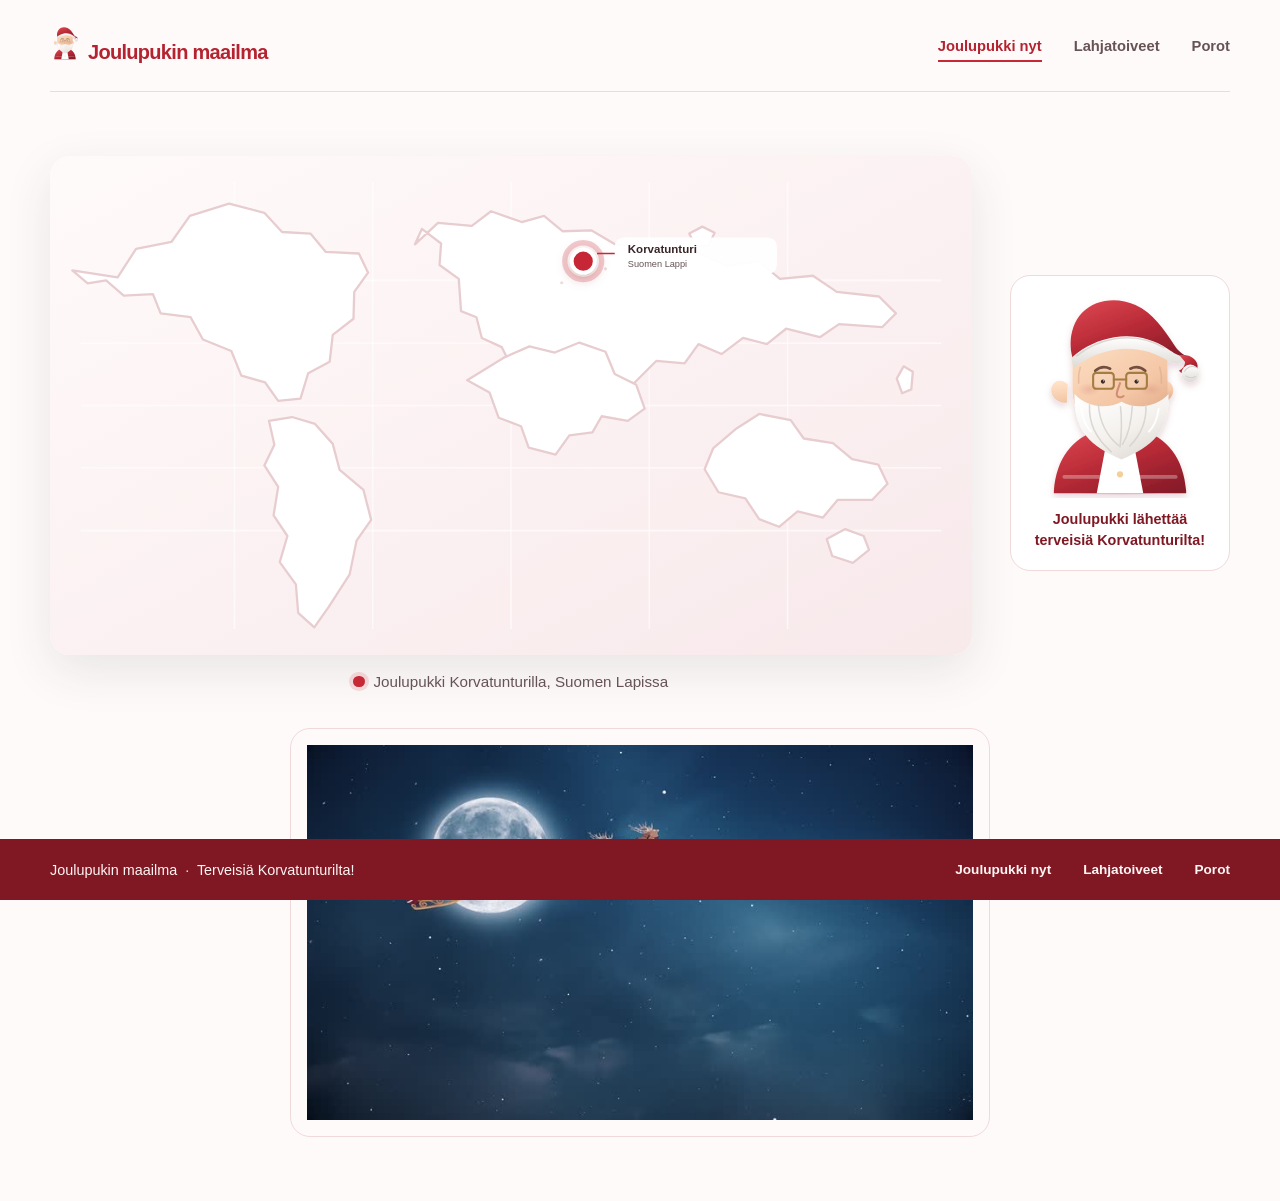
<file: index.html>
<!doctype html>
<html lang="fi">
  <head>
    <meta charset="utf-8">
    <meta name="viewport" content="width=device-width, initial-scale=1">
    <meta name="theme-color" content="#b4232f">
    <meta name="description" content="Katso maailmankartalta, missä päin maailmaa Joulupukki on juuri nyt.">
    <title>Missä Joulupukki on nyt? — Joulupukin maailma</title>
    <link rel="stylesheet" href="styles.css">
  </head>
  <body>
    <a class="skip-link" href="#sisalto">Siirry sisältöön</a>
    <header class="site-header">
      <a class="site-brand" href="index.html">
        <img class="site-logo" src="images/joulupukki-logo.svg" alt="Joulupukin maailma">Joulupukin maailma</a>
      <nav class="site-nav" aria-label="Päänavigaatio">
        <a href="index.html" aria-current="page">Joulupukki nyt</a>
        <a href="lahjatoiveet.html">Lahjatoiveet</a>
        <a href="porot.html">Porot</a>
      </nav>
    </header>

    <main id="sisalto" class="map-main" aria-label="Maailmankartta ja Joulupukki">
      <div class="map-layout">
        <figure class="world-map">
          <img src="images/maailmankartta.svg" alt="Maailmankartta, jossa punainen merkki osoittaa Joulupukin sijainnin Korvatunturilla Suomen Lapissa.">
          <figcaption><span class="map-key" aria-hidden="true"></span> Joulupukki Korvatunturilla, Suomen Lapissa</figcaption>
        </figure>
        <figure class="santa-portrait">
          <img src="images/joulupukki.svg" alt="Hymyilevä Joulupukki punaisessa lakissa ja takissa, valkoisen parran kehystämänä.">
          <figcaption>Joulupukki lähettää terveisiä Korvatunturilta!</figcaption>
        </figure>
        <figure class="joulupukki-taivaalla">
          <img src="images/joulupukki.jpg" alt="Joulupukki lentää taivaalla porojen vetämässä reessä.">
        </figure>
      </div>
    </main>

    <footer class="site-footer">
      <p>Joulupukin maailma <span aria-hidden="true">·</span> Terveisiä Korvatunturilta!</p>
      <nav aria-label="Alatunnisteen navigaatio">
        <a href="index.html">Joulupukki nyt</a>
        <a href="lahjatoiveet.html">Lahjatoiveet</a>
        <a href="porot.html">Porot</a>
      </nav>
    </footer>
  </body>
</html>
</file>
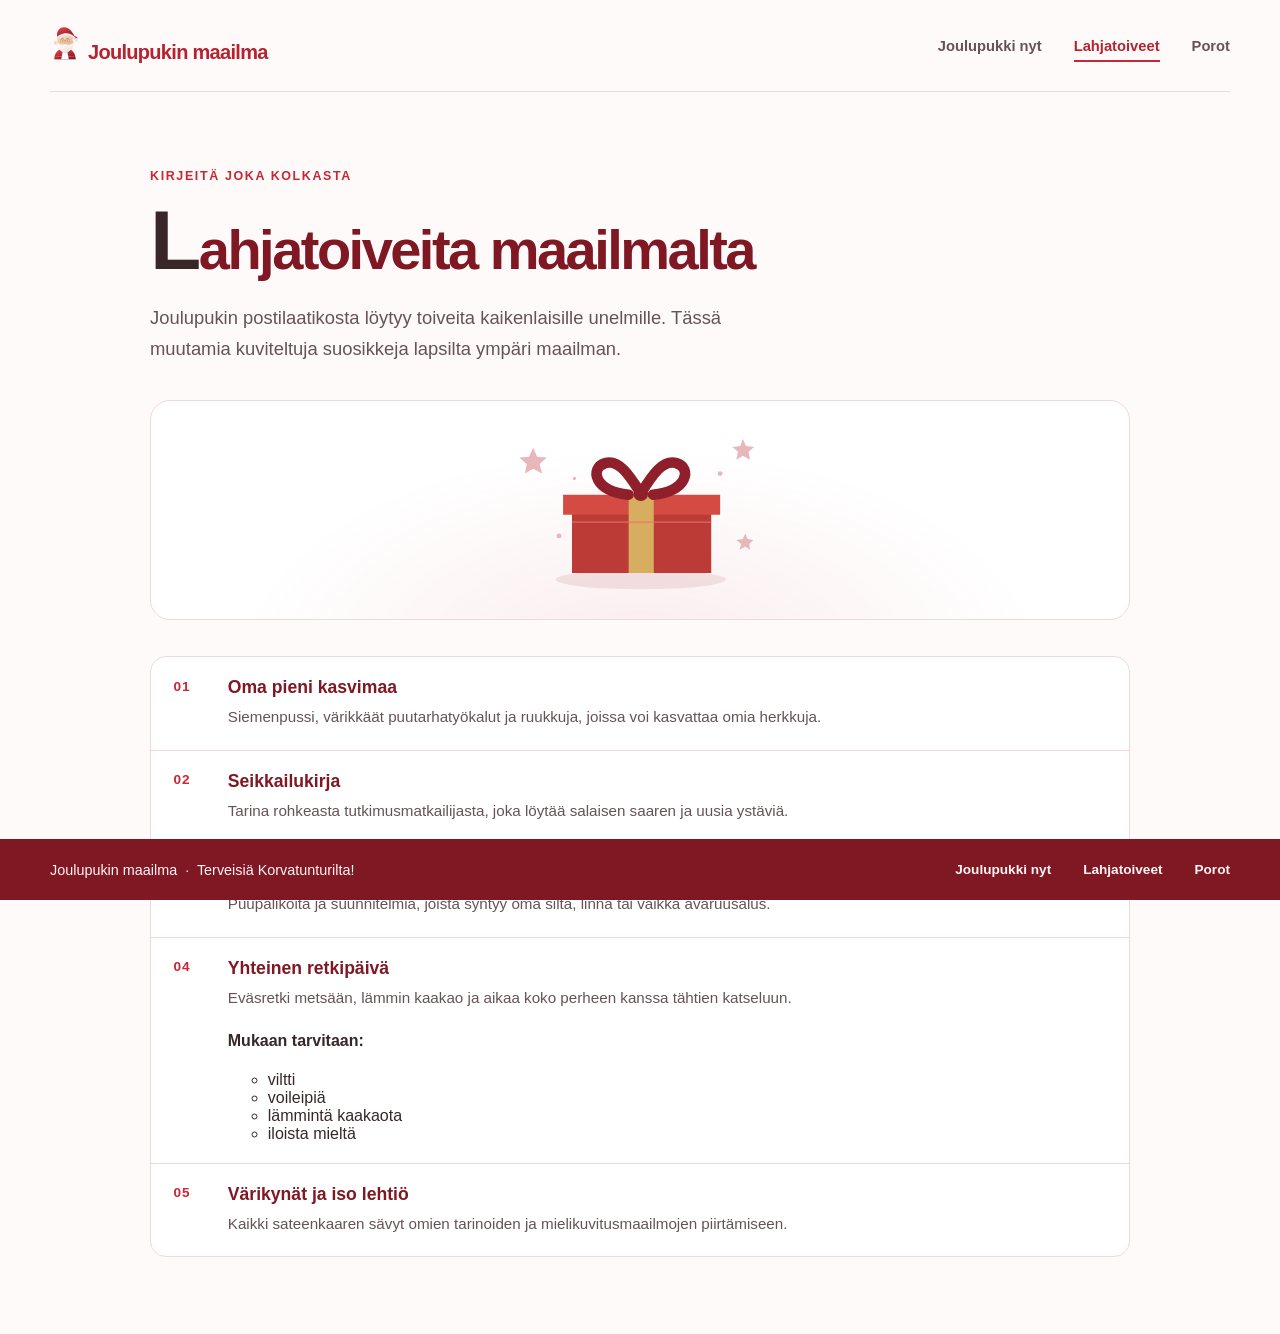
<file: lahjatoiveet.html>
<!doctype html>
<html lang="fi">
  <head>
    <meta charset="utf-8">
    <meta name="viewport" content="width=device-width, initial-scale=1">
    <meta name="theme-color" content="#b4232f">
    <meta name="description" content="Tutustu lasten lahjatoiveisiin ympäri maailman.">
    <title>Lahjatoiveita maailmalta — Joulupukin maailma</title>
    <link rel="stylesheet" href="styles.css">
  </head>
  <body>
    <a class="skip-link" href="#sisalto">Siirry sisältöön</a>
    <header class="site-header">
      <a class="site-brand" href="index.html"><img class="site-logo" src="images/joulupukki-logo.svg" alt="Joulupukin maailma">Joulupukin maailma</a>
      <nav class="site-nav" aria-label="Päänavigaatio">
        <a href="index.html">Joulupukki nyt</a>
        <a href="lahjatoiveet.html" aria-current="page">Lahjatoiveet</a>
        <a href="porot.html">Porot</a>
      </nav>
    </header>

    <main id="sisalto" class="page-content">
      <section class="intro">
        <p class="eyebrow">Kirjeitä joka kolkasta</p>
        <h1><span>L</span>ahjatoiveita maailmalta</h1>
        <p>Joulupukin postilaatikosta löytyy toiveita kaikenlaisille unelmille. Tässä muutamia kuviteltuja suosikkeja lapsilta ympäri maailman.</p>
      </section>

      <figure class="feature-image">
        <img src="images/lahjapaketti.svg" alt="Punainen lahjapaketti vihreällä rusetilla tähtien ympäröimänä.">
      </figure>

      <ol class="wishes" aria-label="Lahjatoiveet">
        <li class="wish-card">
          <div>
            <h2>Oma pieni kasvimaa</h2>
            <p>Siemenpussi, värikkäät puutarhatyökalut ja ruukkuja, joissa voi kasvattaa omia herkkuja.</p>
          </div>
        </li>
        <li class="wish-card">
          <div>
            <h2>Seikkailukirja</h2>
            <p>Tarina rohkeasta tutkimusmatkailijasta, joka löytää salaisen saaren ja uusia ystäviä.</p>
          </div>
        </li>
        <li class="wish-card">
          <div>
            <h2>Rakentelupakkaus</h2>
            <p>Puupalikoita ja suunnitelmia, joista syntyy oma silta, linna tai vaikka avaruusalus.</p>
          </div>
        </li>
        <li class="wish-card">
          <div>
            <h2>Yhteinen retkipäivä</h2>
            <p>Eväsretki metsään, lämmin kaakao ja aikaa koko perheen kanssa tähtien katseluun.</p>
           <h4>Mukaan tarvitaan:</h4>
            <ul>
              <li>viltti</li>
              <li>voileipiä</li>
              <li>lämmintä kaakaota</li>
              <li>iloista mieltä</li>
            </ul>
          </div>
        </li>
        <li class="wish-card">
          <div>
            <h2>Värikynät ja iso lehtiö</h2>
            <p>Kaikki sateenkaaren sävyt omien tarinoiden ja mielikuvitusmaailmojen piirtämiseen.</p>
          </div>
        </li>
      </ol>
    </main>

    <footer class="site-footer">
      <p>Joulupukin maailma <span aria-hidden="true">·</span> Terveisiä Korvatunturilta!</p>
      <nav aria-label="Alatunnisteen navigaatio">
        <a href="index.html">Joulupukki nyt</a>
        <a href="lahjatoiveet.html">Lahjatoiveet</a>
        <a href="porot.html">Porot</a>
      </nav>
    </footer>
  </body>
</html>
</file>
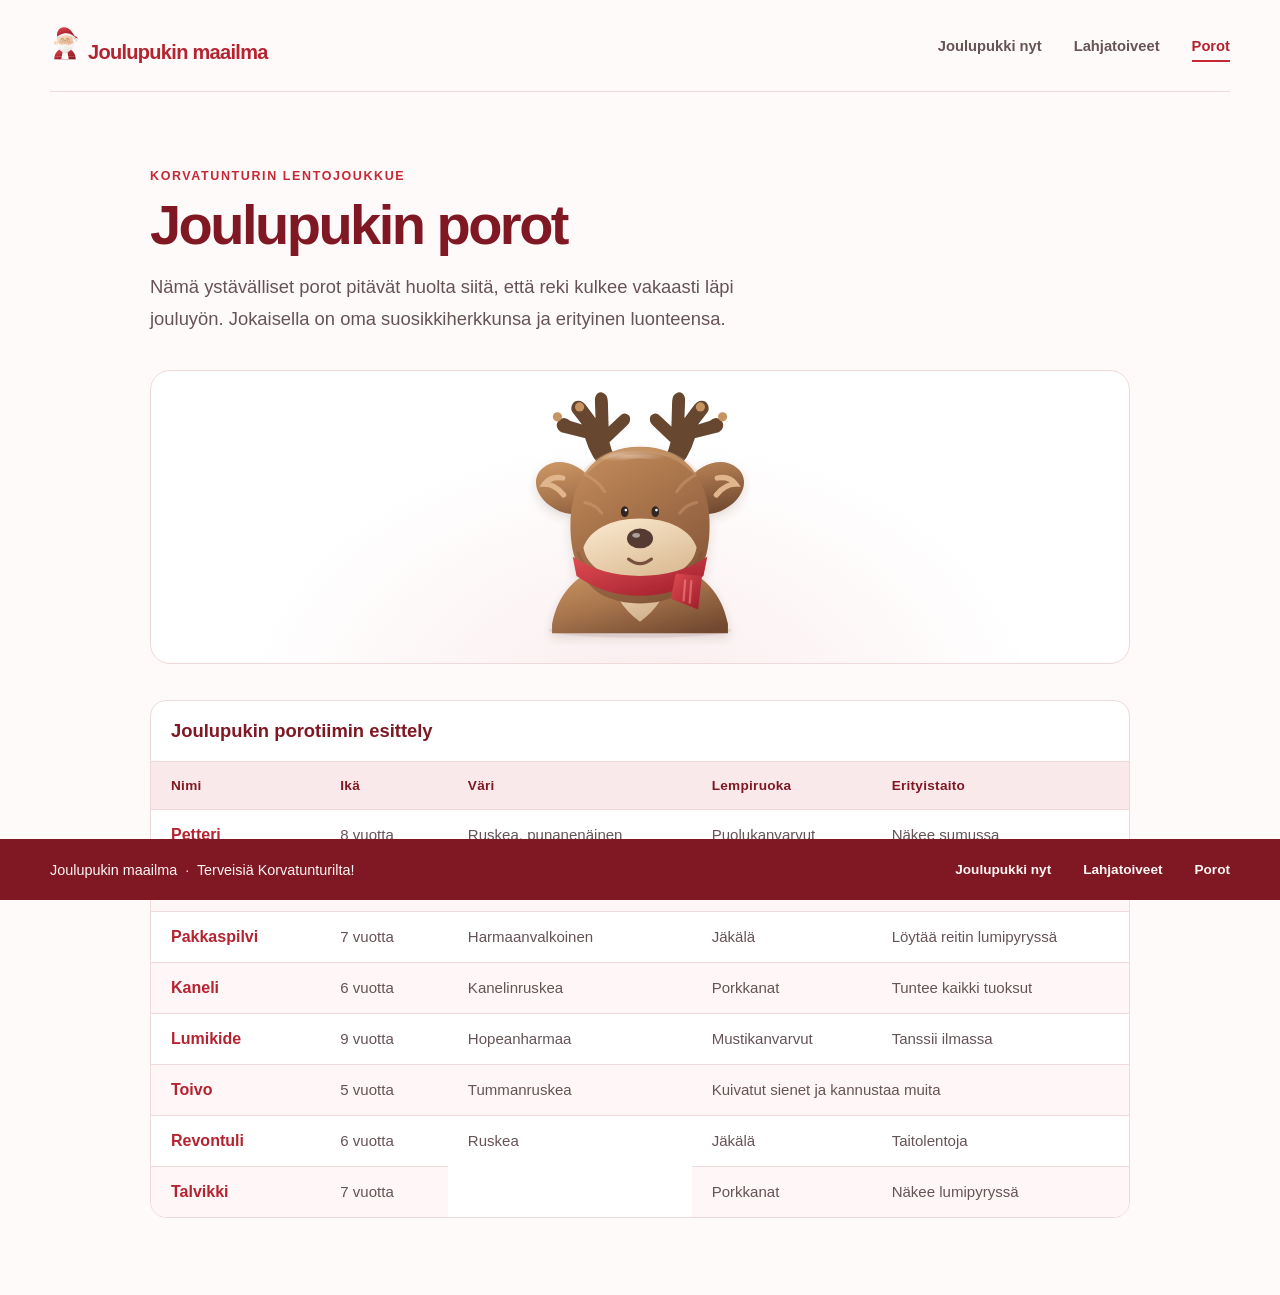
<file: porot.html>
<!doctype html>
<html lang="fi">
  <head>
    <meta charset="utf-8">
    <meta name="viewport" content="width=device-width, initial-scale=1">
    <meta name="theme-color" content="#b4232f">
    <meta name="description" content="Tapaa Joulupukin porot ja tutustu niiden lempiruokiin ja muihin tietoihin.">
    <title>Joulupukin porot — Joulupukin maailma</title>
    <link rel="stylesheet" href="styles.css">
  </head>
  <body>
    <a class="skip-link" href="#sisalto">Siirry sisältöön</a>
    <header class="site-header">
      <a class="site-brand" href="index.html"><img class="site-logo" src="images/joulupukki-logo.svg" alt="Joulupukin maailma">Joulupukin maailma</a>
      <nav class="site-nav" aria-label="Päänavigaatio">
        <a href="index.html">Joulupukki nyt</a>
        <a href="lahjatoiveet.html">Lahjatoiveet</a>
        <a href="porot.html" aria-current="page">Porot</a>
      </nav>
    </header>

    <main id="sisalto" class="page-content">
      <section class="intro">
        <p class="eyebrow">Korvatunturin lentojoukkue</p>
        <h1>Joulupukin porot</h1>
        <p>Nämä ystävälliset porot pitävät huolta siitä, että reki kulkee vakaasti läpi jouluyön. Jokaisella on oma suosikkiherkkunsa ja erityinen luonteensa.</p>
      </section>

      <figure class="feature-image reindeer-image">
        <img src="images/poro.svg" alt="Hymyilevä ruskea poro, jolla on suuret sarvet ja punainen kaulahuivi.">
      </figure>

      <div class="table-wrap">
        <table>
          <caption>Joulupukin porotiimin esittely</caption>
          <thead>
            <tr>
              <th scope="col">Nimi</th>
              <th scope="col">Ikä</th>
              <th scope="col">Väri</th>
              <th scope="col">Lempiruoka</th>
              <th scope="col">Erityistaito</th>
            </tr>
          </thead>
          <tbody>
            <tr>
              <th scope="row">Petteri</th>
              <td>8 vuotta</td>
              <td>Ruskea, punanenäinen</td>
              <td>Puolukanvarvut</td>
              <td>Näkee sumussa</td>
            </tr>
            <tr>
              <th scope="row">Tähdenlento</th>
              <td>10 vuotta</td>
              <td>Vaaleanruskea</td>
              <td>Omenalohkot</td>
              <td>Lentää tasaisesti</td>
            </tr>
            <tr>
              <th scope="row">Pakkaspilvi</th>
              <td>7 vuotta</td>
              <td>Harmaanvalkoinen</td>
              <td>Jäkälä</td>
              <td>Löytää reitin lumipyryssä</td>
            </tr>
            <tr>
              <th scope="row">Kaneli</th>
              <td>6 vuotta</td>
              <td>Kanelinruskea</td>
              <td>Porkkanat</td>
              <td>Tuntee kaikki tuoksut</td>
            </tr>
            <tr>
              <th scope="row">Lumikide</th>
              <td>9 vuotta</td>
              <td>Hopeanharmaa</td>
              <td>Mustikanvarvut</td>
              <td>Tanssii ilmassa</td>
            </tr>
            <tr>
              <th scope="row">Toivo</th>
              <td>5 vuotta</td>
              <td>Tummanruskea</td>
              <td colspan="2">Kuivatut sienet ja kannustaa muita</td>
            </tr>
            <tr>
              <th scope="row">Revontuli</th>
              <td>6 vuotta</td>
              <td rowspan="2">Ruskea</td>
              <td>Jäkälä</td>
              <td>Taitolentoja</td>
            </tr>
            <tr>
              <th scope="row">Talvikki</th>
              <td>7 vuotta</td>
              <td>Porkkanat</td>
              <td>Näkee lumipyryssä</td>
            </tr>
          </tbody>
        </table>
      </div>
    </main>

    <footer class="site-footer">
      <p>Joulupukin maailma <span aria-hidden="true">·</span> Terveisiä Korvatunturilta!</p>
      <nav aria-label="Alatunnisteen navigaatio">
        <a href="index.html">Joulupukki nyt</a>
        <a href="lahjatoiveet.html">Lahjatoiveet</a>
        <a href="porot.html">Porot</a>
      </nav>
    </footer>
  </body>
</html>
</file>
<file: styles.css>
:root {
  color-scheme: light;
  --ink: #382628;
  --muted: #665356;
  --forest: #b4232f;
  --forest-dark: #7f1823;
  --berry: #c62835;
  --paper: #fffafa;
  --white: #ffffff;
  --line: #efd9db;
  --gold: #a61f2b;
  font-family: "Trebuchet MS", "Segoe UI", sans-serif;
}

* {
  box-sizing: border-box;
}

html {
  min-width: 320px;
  min-height: 100%;
  background: var(--paper);
}

body {
  min-height: 100vh;
  margin: 0;
  color: var(--ink);
  display: flex;
  flex-direction: column;
}

a {
  color: inherit;
}

a:focus-visible {
  outline: 3px solid var(--gold);
  outline-offset: 4px;
  border-radius: 2px;
}

.skip-link {
  position: absolute;
  z-index: 2;
  top: 0.75rem;
  left: 0.75rem;
  padding: 0.7rem 1rem;
  transform: translateY(-180%);
  background: var(--white);
  color: var(--forest-dark);
  border-radius: 0.5rem;
}

.skip-link:focus {
  transform: translateY(0);
}

.site-header {
  width: min(100% - 3rem, 1180px);
  min-height: 92px;
  margin: 0 auto;
  display: flex;
  align-items: center;
  justify-content: space-between;
  gap: 1.5rem;
  border-bottom: 1px solid var(--line);
}

.site-brand {
  color: var(--forest);
  font-size: 1.25rem;
  font-weight: 800;
  letter-spacing: -0.035em;
  text-decoration: none;
  white-space: nowrap;
}

.site-logo {
  width: 30px;
  height: auto;
  margin-right: 0.5rem;

}

.site-nav,
.site-footer nav {
  display: flex;
  align-items: center;
  gap: clamp(0.85rem, 3vw, 2rem);
}

.site-nav a,
.site-footer a {
  text-decoration: none;
  font-size: 0.92rem;
  font-weight: 700;
}

.site-nav a {
  padding: 0.55rem 0;
  color: var(--muted);
}

.site-nav a:hover,
.site-nav a[aria-current="page"] {
  color: var(--forest);
}

.site-nav a[aria-current="page"] {
  box-shadow: inset 0 -2px var(--berry);
}

main {
  flex: 1;
}

.map-main {
  display: flex;
  align-items: center;
  justify-content: center;
  padding: clamp(1.5rem, 5vw, 4rem) 1.5rem;
}

.map-layout {
  display: grid;
  width: min(100%, 1180px);
  grid-template-columns: minmax(0, 1fr) 220px;
  align-items: center;
  gap: clamp(1.25rem, 3vw, 2.5rem);
}

.world-map {
  width: 100%;
  margin: 0;
}

.world-map img {
  display: block;
  width: 100%;
  height: auto;
  border-radius: 1.25rem;
  box-shadow: 0 16px 48px rgb(32 52 45 / 10%);
}

.world-map figcaption {
  display: flex;
  align-items: center;
  justify-content: center;
  gap: 0.55rem;
  margin-top: 1.1rem;
  color: var(--muted);
  text-align: center;
  font-size: 0.95rem;
}

.map-key {
  width: 0.7rem;
  height: 0.7rem;
  flex: 0 0 auto;
  border-radius: 50%;
  background: var(--berry);
  box-shadow: 0 0 0 4px rgb(198 40 53 / 14%);
}

.santa-portrait {
  margin: 0;
  padding: 1rem 1rem 1.15rem;
  border: 1px solid var(--line);
  border-radius: 1.25rem;
  background: var(--white);
  text-align: center;
}

.santa-portrait img {
  display: block;
  width: 100%;
  height: auto;
}

.santa-portrait figcaption {
  margin-top: 0.65rem;
  color: var(--forest-dark);
  font-size: 0.9rem;
  font-weight: 700;
  line-height: 1.5;
}

.joulupukki-taivaalla {
  grid-column: 1 / -1;
  justify-self: center;
  box-sizing: border-box;
  width: min(80%, 700px);
  margin: 0;
  padding: 1rem;
  border: 1px solid var(--line);
  border-radius: 1.25rem;
}

.joulupukki-taivaalla img {
  display: block;
  width: 100%;
  height: auto;
}

.page-content {
  width: min(100% - 3rem, 980px);
  margin: 0 auto;
  padding: clamp(2.5rem, 6vw, 5rem) 0;
}

.intro {
  max-width: 690px;
  margin-bottom: 2.25rem;
}

.eyebrow {
  margin: 0 0 0.75rem;
  color: var(--berry);
  font-size: 0.78rem;
  font-weight: 800;
  letter-spacing: 0.13em;
  text-transform: uppercase;
}

h1,
h2,
p {
  margin-top: 0;
}

h1 {
  margin-bottom: 1rem;
  color: var(--forest-dark);
  font-size: clamp(2rem, 5vw, 3.5rem);
  line-height: 1.08;
  letter-spacing: -0.045em;
}

h1 span {
  display:inline-block;
  font-size: 1.5em;
  color: var(--ink);
}

.intro > p:last-child {
  max-width: 620px;
  margin-bottom: 0;
  color: var(--muted);
  font-size: clamp(1rem, 2vw, 1.15rem);
  line-height: 1.7;
}

.feature-image {
  display: flex;
  align-items: center;
  justify-content: center;
  min-height: 180px;
  margin: 0 0 2.25rem;
  padding: 1rem;
  overflow: hidden;
  border: 1px solid var(--line);
  border-radius: 1.25rem;
  background:
    radial-gradient(ellipse at 50% 120%, rgb(198 40 53 / 9%), transparent 58%),
    var(--white);
}

.feature-image img {
  display: block;
  width: min(100%, 340px);
  max-height: 210px;
}

.reindeer-image img {
  width: min(100%, 300px);
  max-height: 260px;
}

.wishes {
  counter-reset: wish;
  display: grid;
  grid-template-columns: 1fr;
  gap: 0;
  margin: 0;
  padding: 0;
  overflow: hidden;
  border: 1px solid var(--line);
  border-radius: 1rem;
  background: var(--white);
  list-style: none;
}

.wish-card {
  counter-increment: wish;
  display: grid;
  grid-template-columns: 2.5rem 1fr;
  gap: 0.9rem;
  padding: 1.25rem 1.4rem;
  border-bottom: 1px solid var(--line);
}

.wish-card:last-child {
  border-bottom: 0;
}

.wish-card::before {
  content: counter(wish, decimal-leading-zero);
  padding-top: 0.1rem;
  color: var(--berry);
  font-size: 0.85rem;
  font-weight: 800;
  letter-spacing: 0.08em;
}

.wish-card h2 {
  margin-bottom: 0.45rem;
  color: var(--forest-dark);
  font-size: 1.1rem;
}

.wish-card p {
  margin-bottom: 0;
  color: var(--muted);
  font-size: 0.95rem;
  line-height: 1.6;
}

.wish-list {
  margin-top: 0.75rem;
  padding-left: 1.25rem;
  list-style: disc;
}

.wish-list li {
  margin-bottom: 0.3rem;
}

.table-wrap {
  overflow-x: auto;
  border: 1px solid var(--line);
  border-radius: 1rem;
  background: var(--white);
  scrollbar-color: var(--forest) var(--paper);
}

table {
  width: 100%;
  min-width: 720px;
  border-collapse: collapse;
  text-align: left;
}

caption {
  padding: 1.2rem 1.25rem;
  color: var(--forest-dark);
  font-size: 1.15rem;
  font-weight: 800;
  text-align: left;
}

th,
td {
  padding: 1rem 1.25rem;
  border-top: 1px solid var(--line);
  vertical-align: top;
}

thead th {
  color: var(--forest-dark);
  background: #f9e9eb;
  font-size: 0.85rem;
  letter-spacing: 0.02em;
}

tbody th {
  color: var(--forest);
  font-weight: 800;
}

tbody td {
  color: var(--muted);
  font-size: 0.94rem;
}

tbody tr:nth-child(even) {
  background: #fff7f7;
}

.site-footer {
  display: flex;
  align-items: center;
  justify-content: space-between;
  gap: 1rem 2rem;
  padding: 1.4rem max(1.5rem, calc((100% - 1180px) / 2));
  color: #fff5f5;
  background: var(--forest-dark);
  position: fixed;
  bottom: 0;
  width: 100%;
}

.site-footer p {
  margin: 0;
  font-size: 0.9rem;
}

.site-footer p span {
  padding: 0 0.25rem;
  color: #ffd9dc;
}

.site-footer a {
  color: #fff5f5;
  font-size: 0.85rem;
}

.site-footer a:hover {
  text-decoration: underline;
  text-underline-offset: 0.2em;
}

@media (max-width: 680px) {
  .site-header {
    width: min(100% - 2rem, 1180px);
    min-height: 0;
    padding: 1.15rem 0;
    align-items: flex-start;
    flex-direction: column;
    gap: 0.85rem;
  }

  .site-nav {
    width: 100%;
    justify-content: space-between;
    gap: 0.5rem;
  }

  .site-nav a {
    font-size: 0.82rem;
  }

  .map-main {
    padding: 1.5rem 1rem;
  }

  .map-layout {
    grid-template-columns: 1fr;
    gap: 1.25rem;
  }

  .world-map img {
    border-radius: 0.8rem;
  }

  .santa-portrait {
    display: grid;
    grid-template-columns: minmax(0, 130px) 1fr;
    align-items: center;
    gap: 1rem;
    padding: 0.65rem 1rem;
    text-align: left;
  }

  .santa-portrait figcaption {
    margin: 0;
  }

  .page-content {
    width: min(100% - 2rem, 980px);
  }

  .wish-card {
    grid-template-columns: 2rem 1fr;
    gap: 0.65rem;
    padding: 1.1rem;
  }

  .site-footer {
    align-items: flex-start;
    flex-direction: column;
    padding: 1.35rem 1rem;
  }

  .site-footer nav {
    flex-wrap: wrap;
    gap: 0.75rem 1.2rem;
  }
}

@media (prefers-reduced-motion: no-preference) {
  .site-nav a,
  .site-footer a {
    transition: color 160ms ease;
  }
}
</file>
